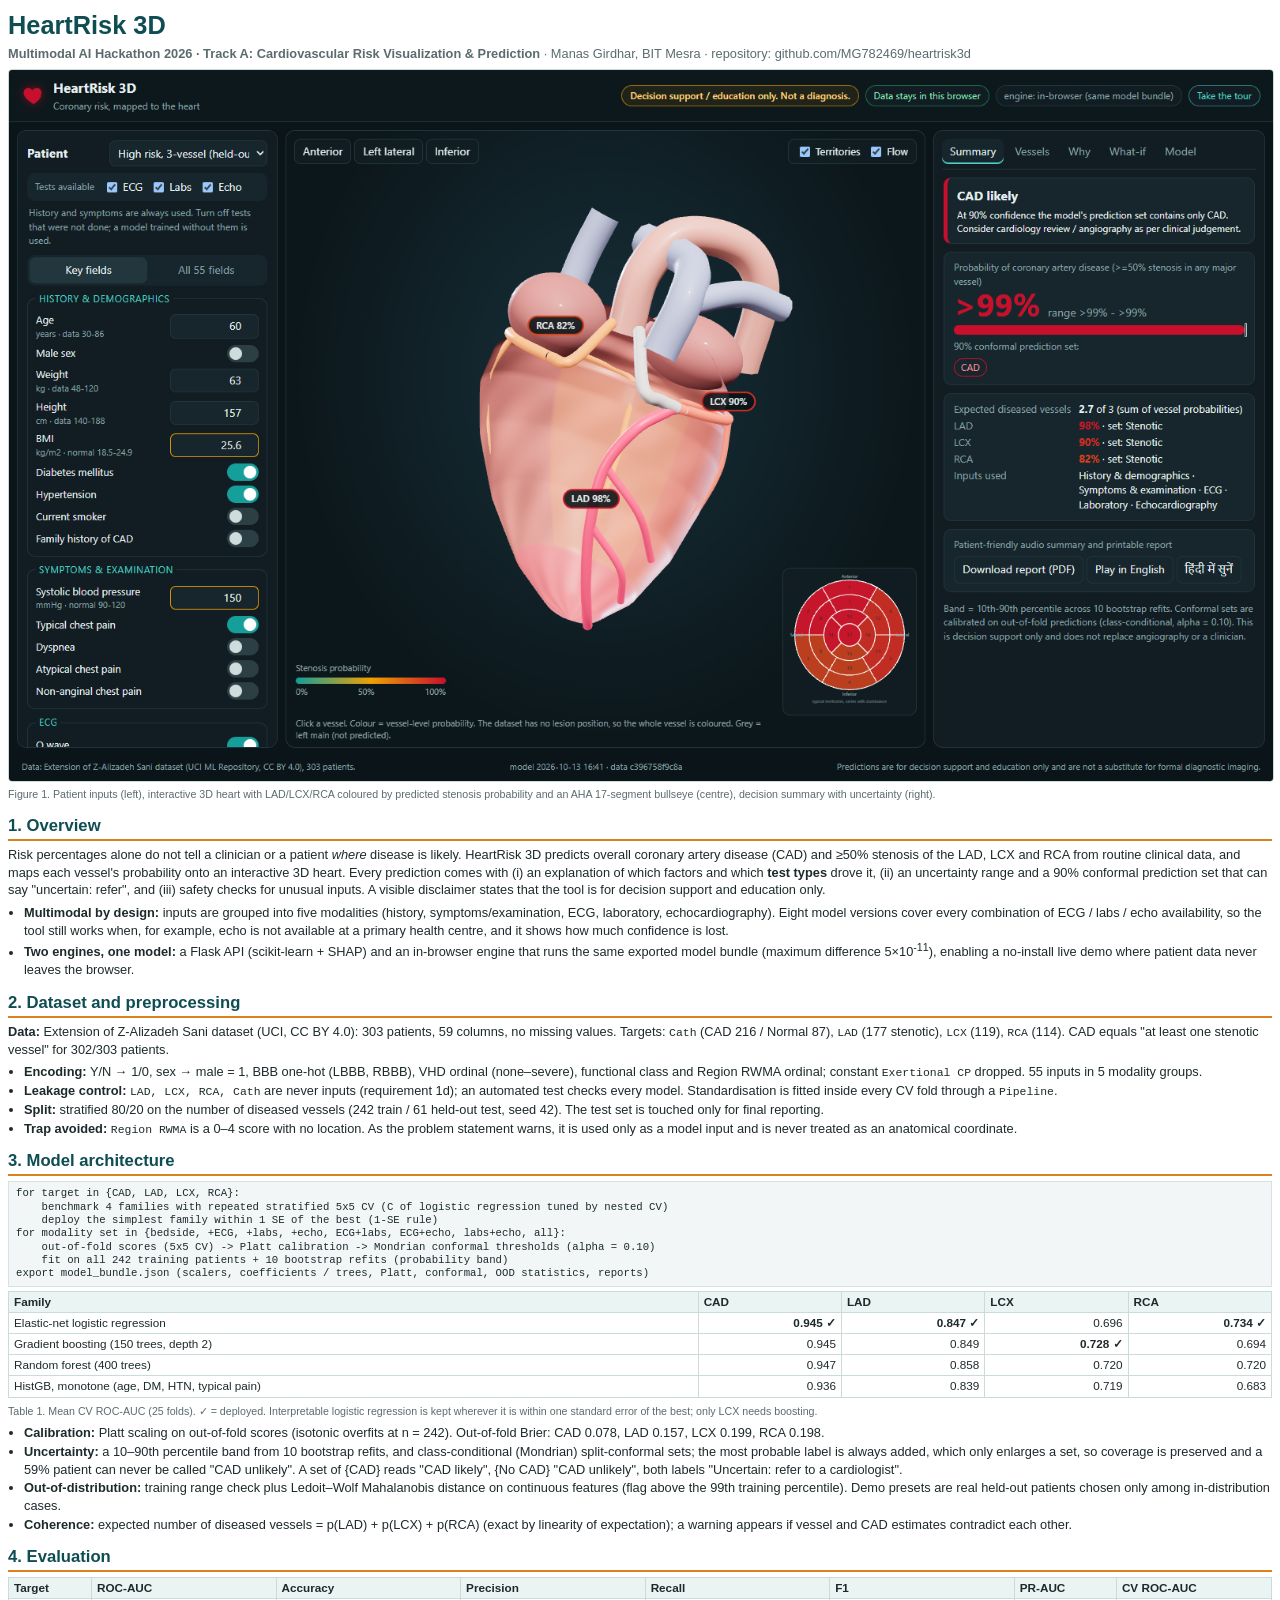
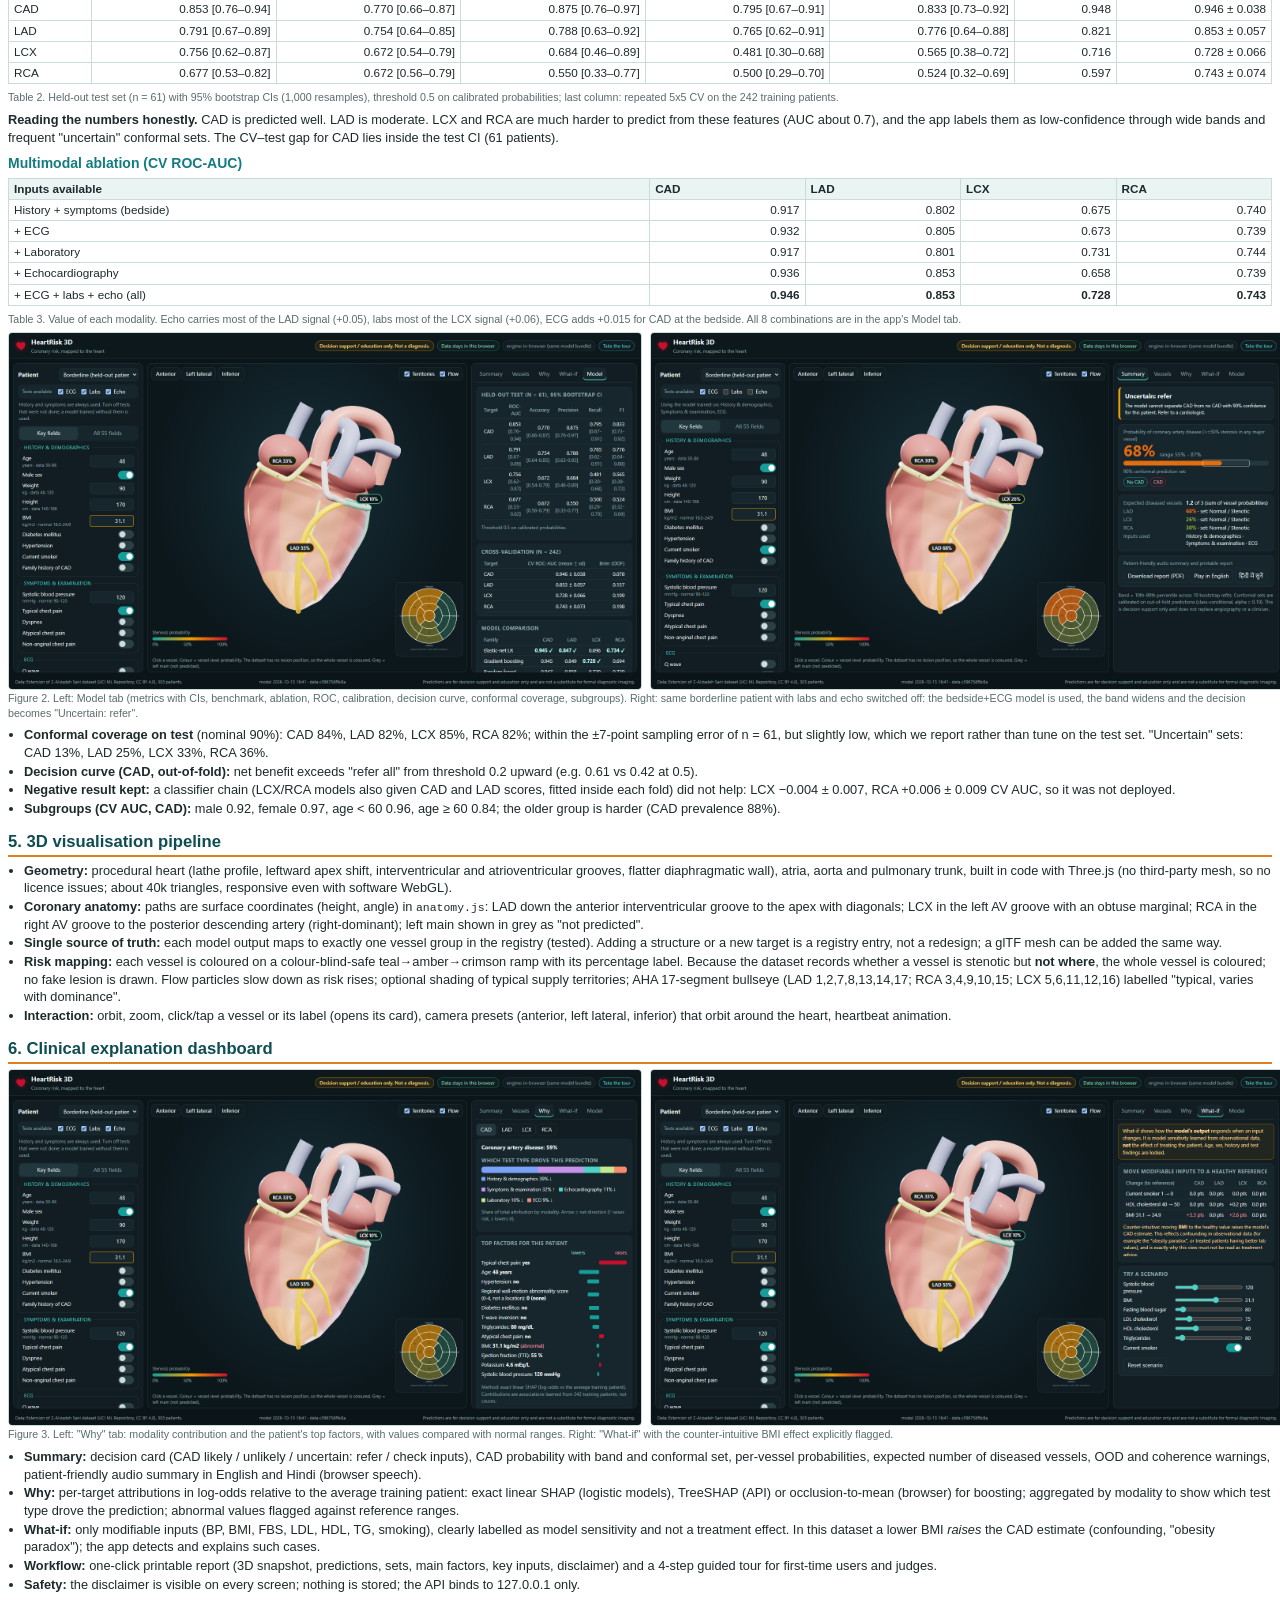
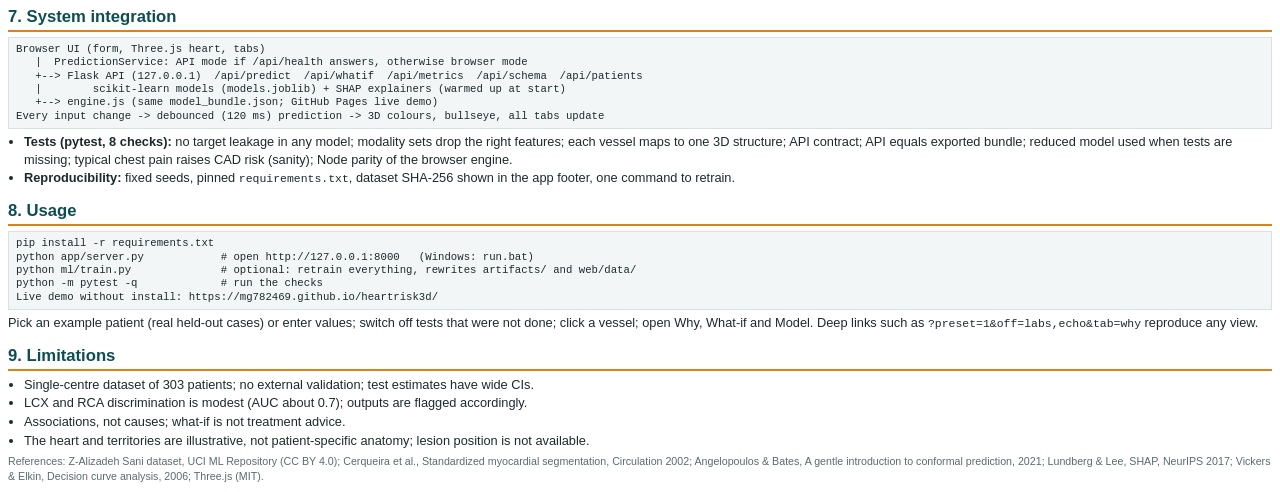
<file: docs/documentation.html>
<!doctype html>
<html lang="en"><head><meta charset="utf-8"><title>HeartRisk 3D - Documentation</title>
<style>
@page { size: A4; margin: 13mm 13mm 12mm; }
body { font-family: "Segoe UI", Calibri, Arial, sans-serif; font-size: 9.6pt; line-height: 1.38; color: #1d2a2c; }
h1 { font-size: 19pt; margin: 0; color: #0e4d52; }
h2 { font-size: 12.5pt; color: #0e4d52; border-bottom: 2px solid #d9821e; padding-bottom: 2px; margin: 12px 0 5px; page-break-after: avoid; }
h3 { font-size: 10.5pt; margin: 8px 0 3px; color: #137c80; page-break-after: avoid; }
p { margin: 3px 0 5px; }
ul { margin: 2px 0 5px 16px; padding: 0; }
li { margin: 1px 0; }
table { border-collapse: collapse; width: 100%; margin: 4px 0 6px; font-size: 8.8pt; page-break-inside: avoid; }
th, td { border: 1px solid #c9dcda; padding: 2px 5px; text-align: left; }
th { background: #eaf4f3; }
td.n { text-align: right; font-variant-numeric: tabular-nums; }
.sub { color: #5b6b6e; margin: 2px 0 6px; }
.note { background: #fcefdc; border-left: 4px solid #d9821e; padding: 4px 8px; margin: 5px 0; }
.img { width: 100%; border: 1px solid #c9dcda; border-radius: 4px; }
.two { display: flex; gap: 8px; }
.two img { width: 50%; border: 1px solid #c9dcda; border-radius: 4px; }
pre { background: #f2f6f6; border: 1px solid #d5e3e2; padding: 5px 7px; font-size: 8pt; line-height: 1.25; margin: 4px 0; white-space: pre-wrap; }
code { font-family: Consolas, monospace; font-size: 8.6pt; }
.pb { page-break-before: always; }
.cap { font-size: 8pt; color: #5b6b6e; margin: 1px 0 6px; }
</style></head><body>

<h1>HeartRisk 3D</h1>
<div class="sub"><b>Multimodal AI Hackathon 2026 · Track A: Cardiovascular Risk Visualization &amp; Prediction</b> · Manas Girdhar, BIT Mesra · repository: github.com/MG782469/heartrisk3d</div>

<img class="img" src="img/app_overview.png" alt="HeartRisk 3D main screen">
<div class="cap">Figure 1. Patient inputs (left), interactive 3D heart with LAD/LCX/RCA coloured by predicted stenosis probability and an AHA 17-segment bullseye (centre), decision summary with uncertainty (right).</div>

<h2>1. Overview</h2>
<p>Risk percentages alone do not tell a clinician or a patient <i>where</i> disease is likely. HeartRisk 3D predicts overall coronary artery disease (CAD) and &ge;50% stenosis of the LAD, LCX and RCA from routine clinical data, and maps each vessel's probability onto an interactive 3D heart. Every prediction comes with (i) an explanation of which factors and which <b>test types</b> drove it, (ii) an uncertainty range and a 90% conformal prediction set that can say "uncertain: refer", and (iii) safety checks for unusual inputs. A visible disclaimer states that the tool is for decision support and education only.</p>
<ul>
<li><b>Multimodal by design:</b> inputs are grouped into five modalities (history, symptoms/examination, ECG, laboratory, echocardiography). Eight model versions cover every combination of ECG / labs / echo availability, so the tool still works when, for example, echo is not available at a primary health centre, and it shows how much confidence is lost.</li>
<li><b>Two engines, one model:</b> a Flask API (scikit-learn + SHAP) and an in-browser engine that runs the same exported model bundle (maximum difference 5&times;10<sup>-11</sup>), enabling a no-install live demo where patient data never leaves the browser.</li>
</ul>

<h2>2. Dataset and preprocessing</h2>
<p><b>Data:</b> Extension of Z-Alizadeh Sani dataset (UCI, CC BY 4.0): 303 patients, 59 columns, no missing values. Targets: <code>Cath</code> (CAD 216 / Normal 87), <code>LAD</code> (177 stenotic), <code>LCX</code> (119), <code>RCA</code> (114). CAD equals "at least one stenotic vessel" for 302/303 patients.</p>
<ul>
<li><b>Encoding:</b> Y/N &rarr; 1/0, sex &rarr; male = 1, BBB one-hot (LBBB, RBBB), VHD ordinal (none&ndash;severe), functional class and Region RWMA ordinal; constant <code>Exertional CP</code> dropped. 55 inputs in 5 modality groups.</li>
<li><b>Leakage control:</b> <code>LAD, LCX, RCA, Cath</code> are never inputs (requirement 1d); an automated test checks every model. Standardisation is fitted inside every CV fold through a <code>Pipeline</code>.</li>
<li><b>Split:</b> stratified 80/20 on the number of diseased vessels (242 train / 61 held-out test, seed 42). The test set is touched only for final reporting.</li>
<li><b>Trap avoided:</b> <code>Region RWMA</code> is a 0&ndash;4 score with no location. As the problem statement warns, it is used only as a model input and is never treated as an anatomical coordinate.</li>
</ul>

<h2>3. Model architecture</h2>
<pre>for target in {CAD, LAD, LCX, RCA}:
    benchmark 4 families with repeated stratified 5x5 CV (C of logistic regression tuned by nested CV)
    deploy the simplest family within 1 SE of the best (1-SE rule)
for modality set in {bedside, +ECG, +labs, +echo, ECG+labs, ECG+echo, labs+echo, all}:
    out-of-fold scores (5x5 CV) -> Platt calibration -> Mondrian conformal thresholds (alpha = 0.10)
    fit on all 242 training patients + 10 bootstrap refits (probability band)
export model_bundle.json (scalers, coefficients / trees, Platt, conformal, OOD statistics, reports)</pre>
<table><tr><th>Family</th><th class="n">CAD</th><th class="n">LAD</th><th class="n">LCX</th><th class="n">RCA</th></tr>
<tr><td>Elastic-net logistic regression</td><td class="n"><b>0.945 &#10003;</b></td><td class="n"><b>0.847 &#10003;</b></td><td class="n">0.696</td><td class="n"><b>0.734 &#10003;</b></td></tr>
<tr><td>Gradient boosting (150 trees, depth 2)</td><td class="n">0.945</td><td class="n">0.849</td><td class="n"><b>0.728 &#10003;</b></td><td class="n">0.694</td></tr>
<tr><td>Random forest (400 trees)</td><td class="n">0.947</td><td class="n">0.858</td><td class="n">0.720</td><td class="n">0.720</td></tr>
<tr><td>HistGB, monotone (age, DM, HTN, typical pain)</td><td class="n">0.936</td><td class="n">0.839</td><td class="n">0.719</td><td class="n">0.683</td></tr></table>
<div class="cap">Table 1. Mean CV ROC-AUC (25 folds). &#10003; = deployed. Interpretable logistic regression is kept wherever it is within one standard error of the best; only LCX needs boosting.</div>
<ul>
<li><b>Calibration:</b> Platt scaling on out-of-fold scores (isotonic overfits at n = 242). Out-of-fold Brier: CAD 0.078, LAD 0.157, LCX 0.199, RCA 0.198.</li>
<li><b>Uncertainty:</b> a 10&ndash;90th percentile band from 10 bootstrap refits, and class-conditional (Mondrian) split-conformal sets; the most probable label is always added, which only enlarges a set, so coverage is preserved and a 59% patient can never be called "CAD unlikely". A set of {CAD} reads "CAD likely", {No CAD} "CAD unlikely", both labels "Uncertain: refer to a cardiologist".</li>
<li><b>Out-of-distribution:</b> training range check plus Ledoit&ndash;Wolf Mahalanobis distance on continuous features (flag above the 99th training percentile). Demo presets are real held-out patients chosen only among in-distribution cases.</li>
<li><b>Coherence:</b> expected number of diseased vessels = p(LAD) + p(LCX) + p(RCA) (exact by linearity of expectation); a warning appears if vessel and CAD estimates contradict each other.</li>
</ul>

<h2 class="pb">4. Evaluation</h2>
<table><tr><th>Target</th><th class="n">ROC-AUC</th><th class="n">Accuracy</th><th class="n">Precision</th><th class="n">Recall</th><th class="n">F1</th><th class="n">PR-AUC</th><th class="n">CV ROC-AUC</th></tr>
<tr><td>CAD</td><td class="n">0.853 [0.76&ndash;0.94]</td><td class="n">0.770 [0.66&ndash;0.87]</td><td class="n">0.875 [0.76&ndash;0.97]</td><td class="n">0.795 [0.67&ndash;0.91]</td><td class="n">0.833 [0.73&ndash;0.92]</td><td class="n">0.948</td><td class="n">0.946 &plusmn; 0.038</td></tr>
<tr><td>LAD</td><td class="n">0.791 [0.67&ndash;0.89]</td><td class="n">0.754 [0.64&ndash;0.85]</td><td class="n">0.788 [0.63&ndash;0.92]</td><td class="n">0.765 [0.62&ndash;0.91]</td><td class="n">0.776 [0.64&ndash;0.88]</td><td class="n">0.821</td><td class="n">0.853 &plusmn; 0.057</td></tr>
<tr><td>LCX</td><td class="n">0.756 [0.62&ndash;0.87]</td><td class="n">0.672 [0.54&ndash;0.79]</td><td class="n">0.684 [0.46&ndash;0.89]</td><td class="n">0.481 [0.30&ndash;0.68]</td><td class="n">0.565 [0.38&ndash;0.72]</td><td class="n">0.716</td><td class="n">0.728 &plusmn; 0.066</td></tr>
<tr><td>RCA</td><td class="n">0.677 [0.53&ndash;0.82]</td><td class="n">0.672 [0.56&ndash;0.79]</td><td class="n">0.550 [0.33&ndash;0.77]</td><td class="n">0.500 [0.29&ndash;0.70]</td><td class="n">0.524 [0.32&ndash;0.69]</td><td class="n">0.597</td><td class="n">0.743 &plusmn; 0.074</td></tr></table>
<div class="cap">Table 2. Held-out test set (n = 61) with 95% bootstrap CIs (1,000 resamples), threshold 0.5 on calibrated probabilities; last column: repeated 5x5 CV on the 242 training patients.</div>
<p><b>Reading the numbers honestly.</b> CAD is predicted well. LAD is moderate. LCX and RCA are much harder to predict from these features (AUC about 0.7), and the app labels them as low-confidence through wide bands and frequent "uncertain" conformal sets. The CV&ndash;test gap for CAD lies inside the test CI (61 patients).</p>

<h3>Multimodal ablation (CV ROC-AUC)</h3>
<table><tr><th>Inputs available</th><th class="n">CAD</th><th class="n">LAD</th><th class="n">LCX</th><th class="n">RCA</th></tr>
<tr><td>History + symptoms (bedside)</td><td class="n">0.917</td><td class="n">0.802</td><td class="n">0.675</td><td class="n">0.740</td></tr>
<tr><td>+ ECG</td><td class="n">0.932</td><td class="n">0.805</td><td class="n">0.673</td><td class="n">0.739</td></tr>
<tr><td>+ Laboratory</td><td class="n">0.917</td><td class="n">0.801</td><td class="n">0.731</td><td class="n">0.744</td></tr>
<tr><td>+ Echocardiography</td><td class="n">0.936</td><td class="n">0.853</td><td class="n">0.658</td><td class="n">0.739</td></tr>
<tr><td>+ ECG + labs + echo (all)</td><td class="n"><b>0.946</b></td><td class="n"><b>0.853</b></td><td class="n"><b>0.728</b></td><td class="n"><b>0.743</b></td></tr></table>
<div class="cap">Table 3. Value of each modality. Echo carries most of the LAD signal (+0.05), labs most of the LCX signal (+0.06), ECG adds +0.015 for CAD at the bedside. All 8 combinations are in the app's Model tab.</div>

<div class="two"><img src="img/model.png" alt="Model tab"><img src="img/uncertain.png" alt="Uncertain prediction without labs and echo"></div>
<div class="cap">Figure 2. Left: Model tab (metrics with CIs, benchmark, ablation, ROC, calibration, decision curve, conformal coverage, subgroups). Right: same borderline patient with labs and echo switched off: the bedside+ECG model is used, the band widens and the decision becomes "Uncertain: refer".</div>

<ul>
<li><b>Conformal coverage on test</b> (nominal 90%): CAD 84%, LAD 82%, LCX 85%, RCA 82%; within the &plusmn;7-point sampling error of n = 61, but slightly low, which we report rather than tune on the test set. "Uncertain" sets: CAD 13%, LAD 25%, LCX 33%, RCA 36%.</li>
<li><b>Decision curve (CAD, out-of-fold):</b> net benefit exceeds "refer all" from threshold 0.2 upward (e.g. 0.61 vs 0.42 at 0.5).</li>
<li><b>Negative result kept:</b> a classifier chain (LCX/RCA models also given CAD and LAD scores, fitted inside each fold) did not help: LCX &minus;0.004 &plusmn; 0.007, RCA +0.006 &plusmn; 0.009 CV AUC, so it was not deployed.</li>
<li><b>Subgroups (CV AUC, CAD):</b> male 0.92, female 0.97, age &lt; 60 0.96, age &ge; 60 0.84; the older group is harder (CAD prevalence 88%).</li>
</ul>

<h2 class="pb">5. 3D visualisation pipeline</h2>
<ul>
<li><b>Geometry:</b> procedural heart (lathe profile, leftward apex shift, interventricular and atrioventricular grooves, flatter diaphragmatic wall), atria, aorta and pulmonary trunk, built in code with Three.js (no third-party mesh, so no licence issues; about 40k triangles, responsive even with software WebGL).</li>
<li><b>Coronary anatomy:</b> paths are surface coordinates (height, angle) in <code>anatomy.js</code>: LAD down the anterior interventricular groove to the apex with diagonals; LCX in the left AV groove with an obtuse marginal; RCA in the right AV groove to the posterior descending artery (right-dominant); left main shown in grey as "not predicted".</li>
<li><b>Single source of truth:</b> each model output maps to exactly one vessel group in the registry (tested). Adding a structure or a new target is a registry entry, not a redesign; a glTF mesh can be added the same way.</li>
<li><b>Risk mapping:</b> each vessel is coloured on a colour-blind-safe teal&rarr;amber&rarr;crimson ramp with its percentage label. Because the dataset records whether a vessel is stenotic but <b>not where</b>, the whole vessel is coloured; no fake lesion is drawn. Flow particles slow down as risk rises; optional shading of typical supply territories; AHA 17-segment bullseye (LAD 1,2,7,8,13,14,17; RCA 3,4,9,10,15; LCX 5,6,11,12,16) labelled "typical, varies with dominance".</li>
<li><b>Interaction:</b> orbit, zoom, click/tap a vessel or its label (opens its card), camera presets (anterior, left lateral, inferior) that orbit around the heart, heartbeat animation.</li>
</ul>

<h2>6. Clinical explanation dashboard</h2>
<div class="two"><img src="img/why.png" alt="Why tab"><img src="img/whatif.png" alt="What-if tab"></div>
<div class="cap">Figure 3. Left: "Why" tab: modality contribution and the patient's top factors, with values compared with normal ranges. Right: "What-if" with the counter-intuitive BMI effect explicitly flagged.</div>
<ul>
<li><b>Summary:</b> decision card (CAD likely / unlikely / uncertain: refer / check inputs), CAD probability with band and conformal set, per-vessel probabilities, expected number of diseased vessels, OOD and coherence warnings, patient-friendly audio summary in English and Hindi (browser speech).</li>
<li><b>Why:</b> per-target attributions in log-odds relative to the average training patient: exact linear SHAP (logistic models), TreeSHAP (API) or occlusion-to-mean (browser) for boosting; aggregated by modality to show which test type drove the prediction; abnormal values flagged against reference ranges.</li>
<li><b>What-if:</b> only modifiable inputs (BP, BMI, FBS, LDL, HDL, TG, smoking), clearly labelled as model sensitivity and not a treatment effect. In this dataset a lower BMI <i>raises</i> the CAD estimate (confounding, "obesity paradox"); the app detects and explains such cases.</li>
<li><b>Workflow:</b> one-click printable report (3D snapshot, predictions, sets, main factors, key inputs, disclaimer) and a 4-step guided tour for first-time users and judges.</li>
<li><b>Safety:</b> the disclaimer is visible on every screen; nothing is stored; the API binds to 127.0.0.1 only.</li>
</ul>

<h2>7. System integration</h2>
<pre>Browser UI (form, Three.js heart, tabs)
   |  PredictionService: API mode if /api/health answers, otherwise browser mode
   +--> Flask API (127.0.0.1)  /api/predict  /api/whatif  /api/metrics  /api/schema  /api/patients
   |        scikit-learn models (models.joblib) + SHAP explainers (warmed up at start)
   +--> engine.js (same model_bundle.json; GitHub Pages live demo)
Every input change -> debounced (120 ms) prediction -> 3D colours, bullseye, all tabs update</pre>
<ul>
<li><b>Tests (pytest, 8 checks):</b> no target leakage in any model; modality sets drop the right features; each vessel maps to one 3D structure; API contract; API equals exported bundle; reduced model used when tests are missing; typical chest pain raises CAD risk (sanity); Node parity of the browser engine.</li>
<li><b>Reproducibility:</b> fixed seeds, pinned <code>requirements.txt</code>, dataset SHA-256 shown in the app footer, one command to retrain.</li>
</ul>

<h2>8. Usage</h2>
<pre>pip install -r requirements.txt
python app/server.py            # open http://127.0.0.1:8000   (Windows: run.bat)
python ml/train.py              # optional: retrain everything, rewrites artifacts/ and web/data/
python -m pytest -q             # run the checks
Live demo without install: https://mg782469.github.io/heartrisk3d/</pre>
<p>Pick an example patient (real held-out cases) or enter values; switch off tests that were not done; click a vessel; open Why, What-if and Model. Deep links such as <code>?preset=1&amp;off=labs,echo&amp;tab=why</code> reproduce any view.</p>

<h2>9. Limitations</h2>
<ul>
<li>Single-centre dataset of 303 patients; no external validation; test estimates have wide CIs.</li>
<li>LCX and RCA discrimination is modest (AUC about 0.7); outputs are flagged accordingly.</li>
<li>Associations, not causes; what-if is not treatment advice.</li>
<li>The heart and territories are illustrative, not patient-specific anatomy; lesion position is not available.</li>
</ul>
<p class="cap">References: Z-Alizadeh Sani dataset, UCI ML Repository (CC BY 4.0); Cerqueira et al., Standardized myocardial segmentation, Circulation 2002; Angelopoulos &amp; Bates, A gentle introduction to conformal prediction, 2021; Lundberg &amp; Lee, SHAP, NeurIPS 2017; Vickers &amp; Elkin, Decision curve analysis, 2006; Three.js (MIT).</p>
</body></html>
</file>
